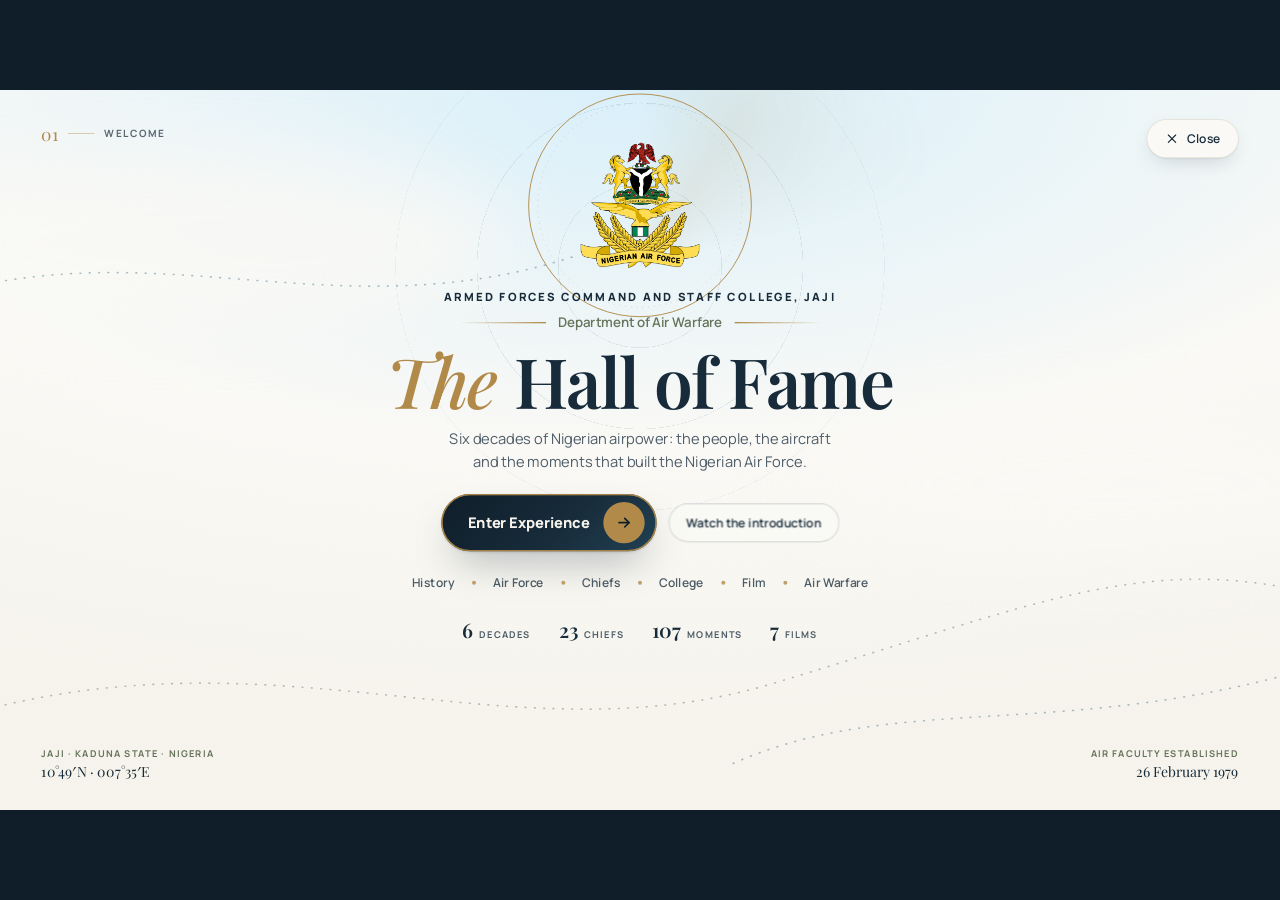
<file: index.html>
﻿<!DOCTYPE html>
<html lang="en">
<head>
<meta charset="UTF-8" />
<meta name="viewport" content="width=device-width, initial-scale=1.0, maximum-scale=1.0, user-scalable=no" />
<title>SK Aneke Hall of Fame | Department of Air Warfare</title>
<link rel="icon" href="assets/icons/app.ico" sizes="any" />
<link rel="stylesheet" href="assets/fonts/fonts.css" />
<link rel="stylesheet" href="styles.css" />
</head>
<body>

  <div class="stage-wrapper" id="stage-wrapper">
    <div class="stage" id="stage">

      <!-- ============ PERSISTENT TOP BAR ============ -->
      <header class="topbar hidden" id="topbar">
        <button class="brand" data-act="home" aria-label="Go to the welcome screen">
          <span class="brand-crests">
            <img class="crest" src="assets/icons/naf.png" alt="Nigerian Air Force crest" />
            <img class="crest" src="assets/icons/afcsc.png" alt="Armed Forces Command and Staff College crest" />
          </span>
          <span class="brand-text">
            <span class="brand-host">Armed Forces Command and Staff College, Jaji</span>
            <span class="brand-name">SK Aneke Hall of Fame <span class="brand-dot">·</span> The History Experience</span>
          </span>
        </button>

        <div class="topbar-section" id="topbar-section">
          <span class="topbar-n" id="section-n"></span>
          <span class="topbar-rule"></span>
          <span class="topbar-title" id="section-title"></span>
        </div>

        <nav class="topbar-actions" aria-label="Exhibition controls">
          <button class="btn btn--paper" data-act="back">
            <svg viewBox="0 0 24 24" aria-hidden="true"><path d="M19 12H5"/><path d="m11 18-6-6 6-6"/></svg>
            Back
          </button>
          <button class="btn btn--paper" data-act="home">
            <svg viewBox="0 0 24 24" aria-hidden="true"><path d="M3 11.5 12 4l9 7.5"/><path d="M5.5 10v9a1 1 0 0 0 1 1h11a1 1 0 0 0 1-1v-9"/><path d="M9.5 20v-6h5v6"/></svg>
            Home
          </button>
          <button class="btn btn--navy" data-act="close-app" aria-label="Close the Hall of Fame">
            <svg viewBox="0 0 24 24" aria-hidden="true"><path d="M6 6l12 12M18 6 6 18"/></svg>
            Close
          </button>
        </nav>
      </header>

      <!-- ============ SCREEN ============ -->
      <main class="screens" id="screens">
        <section class="screen" id="screen"></section>
      </main>

      <!-- ============ GALLERY DOCK ============ -->
      <nav class="dock hidden" id="dock" aria-label="Exhibition galleries">
        <button class="dock-end dock-end--prev" data-act="prev-section" id="dock-prev">
          <svg viewBox="0 0 24 24" aria-hidden="true"><path d="m15 6-6 6 6 6"/></svg>
          <span class="dock-end-text"><span class="dock-end-kicker">Previous</span><span class="dock-end-label" id="dock-prev-label">Welcome</span></span>
        </button>
        <div class="dock-items" id="dock-items"></div>
        <button class="dock-end dock-end--next" data-act="next-section" id="dock-next">
          <span class="dock-end-text"><span class="dock-end-kicker">Next</span><span class="dock-end-label" id="dock-next-label"></span></span>
          <svg viewBox="0 0 24 24" aria-hidden="true"><path d="m9 6 6 6-6 6"/></svg>
        </button>
      </nav>

      <!-- ============ PHOTO VIEWER ============ -->
      <div class="lightbox hidden" id="lightbox" role="dialog" aria-modal="true" aria-label="Photograph viewer">
        <div class="lightbox-glow" aria-hidden="true"></div>
        <header class="lightbox-top">
          <div class="lightbox-count">
            <span class="lightbox-n" id="lightbox-n">01</span>
            <span class="lightbox-of">/ <span id="lightbox-total">01</span></span>
          </div>
          <span class="eyebrow lightbox-collection" id="lightbox-collection"></span>
          <button class="btn btn--glass" data-act="lightbox-close">
            <svg viewBox="0 0 24 24" aria-hidden="true"><path d="M6 6l12 12M18 6 6 18"/></svg>
            Close
          </button>
        </header>
        <div class="lightbox-stage">
          <button class="round-btn round-btn--glass lightbox-prev" data-act="lightbox-prev" aria-label="Previous photograph">
            <svg viewBox="0 0 24 24" aria-hidden="true"><path d="m15 6-6 6 6 6"/></svg>
          </button>
          <div class="lightbox-frame" id="lightbox-frame"><img id="lightbox-img" alt="" /></div>
          <button class="round-btn round-btn--glass lightbox-next" data-act="lightbox-next" aria-label="Next photograph">
            <svg viewBox="0 0 24 24" aria-hidden="true"><path d="m9 6 6 6-6 6"/></svg>
          </button>
        </div>
        <footer class="lightbox-foot">
          <div class="lightbox-caption" id="lightbox-caption"></div>
          <div class="lightbox-strip" id="lightbox-strip"></div>
        </footer>
      </div>

      <!-- ============ RECORD VIEWER (chiefs and collage) ============ -->
      <div class="record hidden" id="record" role="dialog" aria-modal="true" aria-label="Record viewer">
        <div class="record-stage">
          <div class="record-grain" aria-hidden="true"></div>
          <div class="record-figure" id="record-figure">
            <img id="record-img" alt="" />
          </div>
          <div class="record-stage-top">
            <span class="record-fig" id="record-fig"></span>
          </div>
          <div class="record-stage-nav">
            <button class="round-btn" data-act="record-prev" aria-label="Previous record">
              <svg viewBox="0 0 24 24" aria-hidden="true"><path d="m15 6-6 6 6 6"/></svg>
            </button>
            <span class="record-hint" id="record-hint"></span>
            <button class="round-btn round-btn--navy" data-act="record-next" aria-label="Next record">
              <svg viewBox="0 0 24 24" aria-hidden="true"><path d="m9 6 6 6-6 6"/></svg>
            </button>
          </div>
        </div>
        <aside class="record-panel">
          <div class="record-actions">
            <button class="btn btn--navy" data-act="record-close">
              <svg viewBox="0 0 24 24" aria-hidden="true"><path d="M6 6l12 12M18 6 6 18"/></svg>
              Close
            </button>
          </div>
          <div class="record-body" id="record-body"></div>
        </aside>
      </div>

      <!-- ============ FILM PLAYER ============ -->
      <div class="player hidden" id="player" role="dialog" aria-modal="true" aria-label="Film player">
        <video id="player-video" playsinline preload="auto"></video>
        <div class="player-missing hidden" id="player-missing">
          <div class="eyebrow">Coming soon</div>
          <div class="player-missing-title">This film is being added to the Hall of Fame.</div>
          <div class="player-missing-sub" id="player-missing-file"></div>
        </div>
        <div class="player-top">
          <div class="player-heading">
            <span class="player-sub" id="player-sub"></span>
            <span class="player-title" id="player-title"></span>
          </div>
          <button class="btn btn--glass" data-act="film-close" aria-label="Close film">
            <svg viewBox="0 0 24 24" aria-hidden="true"><path d="M6 6l12 12M18 6 6 18"/></svg>
            Close
          </button>
        </div>
        <div class="player-bottom">
          <button class="round-btn round-btn--brass" data-act="film-toggle" aria-label="Play or pause" id="player-toggle">
            <svg class="icon-play" viewBox="0 0 24 24" aria-hidden="true"><path d="M7 5v14l12-7Z"/></svg>
            <svg class="icon-pause" viewBox="0 0 24 24" aria-hidden="true"><rect x="6" y="5" width="4" height="14"/><rect x="14" y="5" width="4" height="14"/></svg>
          </button>
          <span class="player-time" id="player-time">0:00 / 0:00</span>
          <div class="player-scrub" id="player-scrub" role="slider" aria-label="Seek"><div class="player-scrub-fill" id="player-scrub-fill"></div></div>
          <button class="btn btn--glass" data-act="film-read" id="player-read">Read the story</button>
          <button class="btn btn--glass" data-act="film-next" id="player-next">Next film</button>
        </div>
      </div>

      <!-- ============ IDLE WARNING ============ -->
      <div class="idle hidden" id="idle" data-act="idle-stay">
        <div class="idle-card">
          <div class="idle-ring"><span id="idle-count">10</span></div>
          <div class="idle-title">Are you still exploring?</div>
          <div class="idle-sub">Touch anywhere to carry on. The Hall of Fame will return to its welcome screen shortly.</div>
        </div>
      </div>

    </div>
  </div>

  <script src="data/content.js"></script>
  <script src="script.js"></script>
</body>
</html>
</file>
<file: assets/fonts/fonts.css>
﻿/* Bundled locally so the kiosk renders correctly with no internet access.
   Manrope and Playfair Display (variable) match the AFCSC exhibition design. */

@font-face {
  font-family: 'Manrope';
  font-weight: 400 800;
  font-style: normal;
  font-display: swap;
  src: url('manrope-latin-400-800.woff2') format('woff2');
}

@font-face {
  font-family: 'Playfair Display';
  font-weight: 400 900;
  font-style: normal;
  font-display: swap;
  src: url('playfair-display-latin-400-900.woff2') format('woff2');
}

@font-face {
  font-family: 'Playfair Display';
  font-weight: 400 900;
  font-style: italic;
  font-display: swap;
  src: url('playfair-display-latin-italic-400-900.woff2') format('woff2');
}

/* Fallback sans, used only if Manrope is unavailable. */
@font-face { font-family: 'Source Sans 3'; font-weight: 400; font-style: normal; font-display: swap; src: url('source-sans-3-latin-400-normal.woff2') format('woff2'); }
@font-face { font-family: 'Source Sans 3'; font-weight: 600; font-style: normal; font-display: swap; src: url('source-sans-3-latin-600-normal.woff2') format('woff2'); }
@font-face { font-family: 'Source Sans 3'; font-weight: 700; font-style: normal; font-display: swap; src: url('source-sans-3-latin-700-normal.woff2') format('woff2'); }
</file>
<file: styles.css>
﻿/* ============================================================
   SK ANEKE HALL OF FAME â€” kiosk stylesheet
   Design system shared with the AFCSC "History Experience":
   warm ivory surfaces, deep navy for strong moments, aviation
   blue for interaction, olive for military character, brass for
   dates and highlights. Landscape canvas 1920 x 1080.
   ============================================================ */

:root {
  --ivory: oklch(0.964 0.01 93.6);
  --paper: oklch(0.982 0.005 95.1);
  --navy: oklch(0.28 0.038 242.3);
  --navy-deep: oklch(0.227 0.03 241.6);
  --aviation: oklch(0.464 0.065 234.3);
  --aviation-soft: oklch(0.86 0.03 230);
  --olive: oklch(0.54 0.041 131.6);
  --sage: oklch(0.644 0.035 123);
  --brass: oklch(0.657 0.095 78.3);
  --brass-soft: oklch(0.83 0.075 84.6);
  --sand: oklch(0.881 0.022 85.9);
  --sky: oklch(0.93 0.022 225);
  --ink: oklch(0.267 0.023 243.4);
  --on-dark: oklch(0.964 0.01 93.6);
  --on-dark-muted: oklch(0.8 0.02 230);
  --muted: oklch(0.93 0.014 90);
  --muted-fg: oklch(0.47 0.025 240);
  --card: #fff;
  --destructive: oklch(0.55 0.17 28);

  --gradient-sky: radial-gradient(120% 90% at 50% 0%, oklch(0.94 0.028 228) 0%, var(--paper) 55%, var(--ivory) 100%);
  --gradient-brass: linear-gradient(90deg, var(--brass) 0%, var(--brass-soft) 50%, var(--brass) 100%);
  --gradient-navy: linear-gradient(135deg, var(--navy-deep) 0%, var(--navy) 55%, oklch(0.36 0.05 236) 100%);
  --gradient-photo-fade: linear-gradient(180deg, transparent 42%, color-mix(in oklab, var(--navy-deep) 86%, transparent) 100%);
  --gradient-side-fade: linear-gradient(90deg, color-mix(in oklab, var(--navy-deep) 92%, transparent) 0%, transparent 42%);

  --shadow-plate: 0 1px 2px color-mix(in oklab, var(--navy) 8%, transparent), 0 12px 32px -12px color-mix(in oklab, var(--navy) 22%, transparent);
  --shadow-lift: 0 2px 4px color-mix(in oklab, var(--navy) 10%, transparent), 0 28px 60px -20px color-mix(in oklab, var(--navy) 38%, transparent);
  --shadow-print: 0 1px 1px color-mix(in oklab, var(--ink) 12%, transparent), 0 10px 22px -8px color-mix(in oklab, var(--ink) 35%, transparent), 0 30px 60px -30px color-mix(in oklab, var(--ink) 30%, transparent);

  --r-sm: 8px;
  --r-md: 12px;
  --r-lg: 20px;
  --r-xl: 28px;

  --font-display: 'Playfair Display', Georgia, 'Times New Roman', serif;
  --font-sans: 'Manrope', 'Source Sans 3', 'Segoe UI', Arial, sans-serif;

  --ease: cubic-bezier(0.22, 1, 0.36, 1);
  --ease-curtain: cubic-bezier(0.76, 0, 0.24, 1);

  --topbar-h: 92px;
  --dock-h: 108px;
  --page-x: 64px;
}

*, *::before, *::after { box-sizing: border-box; margin: 0; padding: 0; }

html, body {
  width: 100%; height: 100%; overflow: hidden;
  background: var(--navy-deep); color: var(--ink);
  font-family: var(--font-sans);
  -webkit-font-smoothing: antialiased; text-rendering: optimizeLegibility;
  -webkit-tap-highlight-color: transparent;
  user-select: none; -webkit-user-select: none; touch-action: manipulation;
}
button { font: inherit; color: inherit; background: none; border: none; cursor: pointer; text-align: inherit; }
img { -webkit-user-drag: none; user-select: none; }
video { display: block; }
svg { flex: none; }
.hidden { display: none !important; }
.is-off { opacity: 0.3; pointer-events: none; }
:focus-visible { outline: 3px solid var(--aviation); outline-offset: 3px; }
::selection { background: color-mix(in oklab, var(--brass) 45%, transparent); }

/* ---------------- stage ---------------- */
.stage-wrapper { width: 100vw; height: 100vh; display: flex; align-items: center; justify-content: center; overflow: hidden; background: var(--navy-deep); }
.stage {
  position: relative; width: 1920px; height: 1080px; flex: none;
  display: flex; flex-direction: column; overflow: hidden;
  transform-origin: center center; background: var(--ivory);
}
.screens { position: relative; flex: 1; min-height: 0; overflow: hidden; }
.screen { position: absolute; inset: 0; overflow: hidden; }
.screen-inner { position: absolute; inset: 0; display: flex; flex-direction: column; overflow: hidden; }

/* ---------------- shared type ---------------- */
.eyebrow {
  font-family: var(--font-sans); font-weight: 700; font-size: 15px;
  letter-spacing: 0.16em; text-transform: uppercase;
  display: inline-flex; align-items: center; gap: 12px;
}
.rule { height: 3px; width: 88px; background: var(--brass); flex: none; }
.text-balance { text-wrap: balance; }

.page-head {
  flex: none; display: flex; align-items: flex-end; justify-content: space-between; gap: 40px;
  padding: 44px var(--page-x) 26px;
  border-bottom: 1px solid color-mix(in oklab, var(--sand) 70%, transparent);
}
.masthead { padding-left: 30px; border-left: 3px solid var(--brass); }
.masthead .eyebrow { color: var(--olive); }
.masthead h2 { font-family: var(--font-display); font-size: 60px; line-height: 1.02; font-weight: 600; color: var(--navy); letter-spacing: -0.015em; margin-top: 10px; }
.masthead p { margin-top: 12px; font-size: 21px; line-height: 1.5; color: var(--muted-fg); max-width: 1080px; }
.head-tools { display: flex; align-items: center; gap: 14px; flex: none; }
.head-crest { height: 76px; width: auto; object-fit: contain; opacity: 0.92; }

/* ---------------- buttons ---------------- */
.btn {
  display: inline-flex; align-items: center; justify-content: center; gap: 12px;
  height: 58px; padding: 0 26px; border-radius: 999px;
  font-size: 18px; font-weight: 600; white-space: nowrap;
  transition: transform 180ms var(--ease), box-shadow 220ms var(--ease), background-color 220ms var(--ease), color 220ms var(--ease), opacity 220ms var(--ease);
}
.btn svg { width: 22px; height: 22px; fill: none; stroke: currentColor; stroke-width: 1.9; stroke-linecap: round; stroke-linejoin: round; }
.btn:active { transform: scale(0.965); }
.btn--paper { background: var(--paper); color: var(--navy); box-shadow: var(--shadow-plate); border: 1px solid color-mix(in oklab, var(--sand) 70%, transparent); }
.btn--paper:active { background: color-mix(in oklab, var(--sand) 60%, var(--paper)); }
.btn--navy { background: var(--navy); color: var(--on-dark); box-shadow: var(--shadow-plate); }
.btn--navy:active { background: var(--navy-deep); }
.btn--brass { background: var(--brass); color: var(--navy-deep); box-shadow: var(--shadow-plate); }
.btn--brass:active { background: var(--brass-soft); }
.btn--ghost { background: transparent; color: var(--navy); border: 1px solid color-mix(in oklab, var(--sand) 100%, transparent); }
.btn--ghost:active { background: color-mix(in oklab, var(--sand) 55%, transparent); }
.btn--glass { background: color-mix(in oklab, var(--on-dark) 10%, transparent); color: var(--on-dark); border: 1px solid color-mix(in oklab, var(--on-dark) 26%, transparent); backdrop-filter: blur(10px); }
.btn--glass:active { background: color-mix(in oklab, var(--on-dark) 20%, transparent); }
.btn--lg { height: 68px; padding: 0 34px; font-size: 20px; }
.btn--sm { height: 46px; padding: 0 18px; font-size: 16px; gap: 8px; }
.btn--sm svg { width: 18px; height: 18px; }

.round-btn {
  display: inline-flex; align-items: center; justify-content: center;
  width: 58px; height: 58px; border-radius: 50%; flex: none;
  background: var(--paper); color: var(--navy);
  border: 1px solid color-mix(in oklab, var(--sand) 75%, transparent);
  box-shadow: var(--shadow-plate);
  transition: transform 180ms var(--ease), background-color 220ms var(--ease);
}
.round-btn svg { width: 26px; height: 26px; fill: none; stroke: currentColor; stroke-width: 2; stroke-linecap: round; stroke-linejoin: round; }
.round-btn:active { transform: scale(0.94); }
.round-btn--navy { background: var(--navy); color: var(--on-dark); border-color: transparent; }
.round-btn--brass { background: var(--brass); color: var(--navy-deep); border-color: transparent; }
.round-btn--glass { background: color-mix(in oklab, var(--on-dark) 12%, transparent); color: var(--on-dark); border-color: color-mix(in oklab, var(--on-dark) 28%, transparent); backdrop-filter: blur(10px); }

/* ---------------- top bar ---------------- */
.topbar {
  position: relative; z-index: 30; flex: none;
  height: var(--topbar-h); display: flex; align-items: center; justify-content: space-between;
  padding: 0 40px;
  border-bottom: 1px solid color-mix(in oklab, var(--sand) 80%, transparent);
  background: color-mix(in oklab, var(--paper) 90%, transparent);
  backdrop-filter: blur(10px);
}
.brand { display: flex; align-items: center; gap: 18px; }
.brand-crests { display: flex; align-items: center; gap: 12px; }
.brand .crest { height: 56px; width: auto; object-fit: contain; }
.brand-text { display: flex; flex-direction: column; gap: 3px; }
.brand-host { font-size: 13px; font-weight: 700; letter-spacing: 0.1em; text-transform: uppercase; color: var(--olive); }
.brand-name { font-family: var(--font-display); font-size: 22px; line-height: 1.2; color: var(--navy); }
.brand-dot { color: var(--brass); }
.topbar-section { position: absolute; left: 50%; top: 50%; transform: translate(-50%, -50%); display: flex; align-items: center; gap: 14px; pointer-events: none; }
.topbar-n { font-family: var(--font-display); font-size: 25px; color: var(--brass); font-variant-numeric: tabular-nums; }
.topbar-rule { width: 30px; height: 1px; background: color-mix(in oklab, var(--brass) 65%, transparent); }
.topbar-title { font-size: 19px; font-weight: 600; color: var(--navy); white-space: nowrap; }
.topbar-actions { display: flex; align-items: center; gap: 12px; }

/* ---------------- dock ---------------- */
.dock { position: relative; z-index: 30; flex: none; height: var(--dock-h); display: flex; align-items: stretch; background: var(--gradient-navy); color: var(--on-dark); }
.dock-items { display: flex; flex: 1; min-width: 0; align-items: stretch; }
.dock-end { display: flex; align-items: center; gap: 12px; flex: none; width: 196px; padding: 0 22px; color: var(--on-dark); transition: background-color 220ms var(--ease); }
.dock-end:active { background: color-mix(in oklab, var(--on-dark) 10%, transparent); }
.dock-end svg { width: 30px; height: 30px; fill: none; stroke: var(--brass-soft); stroke-width: 2; stroke-linecap: round; stroke-linejoin: round; }
.dock-end--prev { border-right: 1px solid color-mix(in oklab, var(--on-dark) 10%, transparent); }
.dock-end--next { border-left: 1px solid color-mix(in oklab, var(--on-dark) 10%, transparent); justify-content: flex-end; text-align: right; }
.dock-end-text { display: flex; flex-direction: column; gap: 1px; }
.dock-end-kicker { font-size: 12px; font-weight: 700; letter-spacing: 0.14em; text-transform: uppercase; color: var(--on-dark-muted); }
.dock-end-label { font-size: 17px; font-weight: 600; white-space: nowrap; }
.dock-item { position: relative; flex: 1; min-width: 0; display: flex; flex-direction: column; align-items: center; justify-content: center; gap: 2px; color: var(--on-dark-muted); transition: color 220ms var(--ease), background-color 220ms var(--ease); }
.dock-item:active { background: color-mix(in oklab, var(--on-dark) 6%, transparent); }
.dock-item.is-on { color: var(--on-dark); }
.dock-n { font-family: var(--font-display); font-size: 19px; font-variant-numeric: tabular-nums; }
.dock-item.is-on .dock-n { color: var(--brass-soft); }
.dock-label { font-size: 17px; font-weight: 500; white-space: nowrap; }
.dock-item.is-on .dock-label { font-weight: 700; }
.dock-item::before { content: ''; position: absolute; inset: 0 14px auto 14px; height: 5px; border-radius: 0 0 999px 999px; background: transparent; transition: background-color 260ms var(--ease); }
.dock-item.is-on::before { background: var(--brass); }

/* ---------------- photographs ---------------- */
.print-frame { background: var(--card); padding: 10px; box-shadow: var(--shadow-print); }
.photo { position: relative; display: block; overflow: hidden; background: var(--muted); }
.photo img { display: block; width: 100%; height: 100%; object-fit: cover; }
.photo::after { content: ''; position: absolute; inset: 0; background: var(--gradient-photo-fade); opacity: 0.9; pointer-events: none; }
.photo--plain::after { display: none; }
.photo-cap { display: flex; align-items: baseline; justify-content: space-between; gap: 16px; padding: 12px 2px 0; font-size: 16px; }
.photo-cap b { color: var(--navy); font-weight: 700; overflow: hidden; text-overflow: ellipsis; white-space: nowrap; }
.photo-cap span { color: var(--muted-fg); flex: none; }
.context-tag { display: inline-flex; align-items: center; gap: 8px; border-radius: 999px; padding: 5px 12px; font-size: 13px; font-weight: 700; letter-spacing: 0.06em; text-transform: uppercase; background: color-mix(in oklab, var(--navy-deep) 74%, transparent); color: var(--brass-soft); backdrop-filter: blur(6px); }
.context-tag::before { content: ''; width: 7px; height: 7px; border-radius: 50%; background: currentColor; }
.grain { position: absolute; inset: 0; pointer-events: none; background-image: radial-gradient(color-mix(in oklab, var(--navy) 7%, transparent) 1px, transparent 1px); background-size: 24px 24px; }
.sky-wash { background-image: var(--gradient-sky); }

/* ---------------- reveal on scroll ---------------- */
.reveal { opacity: 0; transform: translateY(26px); }
.reveal.is-in { animation: rise-in 720ms var(--ease) forwards; }
@keyframes rise-in { from { opacity: 0; transform: translateY(26px); } to { opacity: 1; transform: none; } }

/* ============================================================
   WELCOME â€” the exhibition entrance
   ============================================================ */
.welcome { background: var(--gradient-sky); color: var(--ink); }
.welcome-grain { position: absolute; inset: 0; pointer-events: none; opacity: 0.55; background-image: radial-gradient(color-mix(in oklab, var(--navy) 8%, transparent) 1px, transparent 1px); background-size: 22px 22px; -webkit-mask-image: radial-gradient(70% 70% at 50% 42%, #000, transparent); mask-image: radial-gradient(70% 70% at 50% 42%, #000, transparent); }
.welcome-orb { position: absolute; border-radius: 50%; background: var(--paper); filter: blur(52px); opacity: 0.8; pointer-events: none; animation: float-slow 14s ease-in-out infinite; }
.welcome-orb--l { left: -180px; top: 90px; width: 940px; height: 280px; }
.welcome-orb--r { right: -190px; top: 470px; width: 900px; height: 240px; animation-delay: -5s; }
.welcome-radar { position: absolute; left: 50%; top: 264px; width: 980px; height: 980px; transform: translate(-50%, -50%); border-radius: 50%; pointer-events: none; background: repeating-radial-gradient(circle at 50% 50%, color-mix(in oklab, var(--aviation) 22%, transparent) 0 1px, transparent 1px 122px); -webkit-mask-image: radial-gradient(closest-side, #000 55%, transparent 100%); mask-image: radial-gradient(closest-side, #000 55%, transparent 100%); opacity: 0.55; }
.welcome-radar::after { content: ''; position: absolute; inset: 0; border-radius: 50%; background: conic-gradient(from 0deg, transparent 0deg, color-mix(in oklab, var(--brass) 22%, transparent) 34deg, transparent 78deg); animation: radar-sweep 10s linear infinite; }
.welcome-paths { position: absolute; inset: 0; width: 100%; height: 100%; pointer-events: none; }
.welcome-paths path { fill: none; stroke-width: 2.5; stroke-linecap: round; stroke-dasharray: 1 13; animation: dash-flow 26s linear infinite; }
.welcome-jet { position: absolute; left: 0; top: 0; z-index: 6; width: 300px; pointer-events: none; opacity: 0; animation: flypast 5.4s cubic-bezier(0.33, 0.55, 0.4, 1) 0.7s both; }
.welcome-jet--far { width: 150px; top: 120px; opacity: 0; animation-duration: 9s; animation-delay: 6s; }

.welcome-body { position: relative; z-index: 10; height: 100%; display: flex; flex-direction: column; align-items: center; text-align: center; padding: 78px 120px 0; }
.welcome-crest-wrap { position: relative; height: 190px; width: 190px; display: flex; align-items: center; justify-content: center; }
.welcome-rings { position: absolute; left: 50%; top: 50%; width: 348px; height: 348px; transform: translate(-50%, -50%); pointer-events: none; }
.welcome-rings circle { fill: none; stroke: var(--brass); }
.welcome-crest { height: 188px; width: auto; filter: drop-shadow(0 20px 34px color-mix(in oklab, var(--navy) 24%, transparent)); animation: crest-in 1.3s var(--ease) 0.35s both; }
.welcome-host { margin-top: 30px; font-size: 17px; font-weight: 800; letter-spacing: 0.2em; text-transform: uppercase; color: var(--navy); animation: rise-in 700ms var(--ease) 0.9s both; }
.welcome-dept { display: flex; align-items: center; gap: 18px; margin-top: 14px; font-size: 20px; font-weight: 600; color: var(--olive); animation: rise-in 700ms var(--ease) 1s both; }
.welcome-dept i { display: block; height: 2px; width: 130px; }
.welcome-dept i:first-child { background: linear-gradient(90deg, transparent, var(--brass)); }
.welcome-dept i:last-child { background: linear-gradient(90deg, var(--brass), transparent); }
.welcome-title { margin-top: 20px; font-family: var(--font-display); font-size: 104px; line-height: 1.02; font-weight: 600; color: var(--navy); letter-spacing: -0.025em; display: flex; align-items: baseline; gap: 0.26em; animation: rise-in 900ms var(--ease) 1.15s both; }
.welcome-title em { font-style: italic; font-weight: 500; color: var(--brass); }
.welcome-lede { margin-top: 18px; max-width: 900px; font-size: 22px; line-height: 1.55; color: var(--muted-fg); text-wrap: balance; animation: rise-in 800ms var(--ease) 1.35s both; }
.welcome-actions { margin-top: 32px; display: flex; align-items: center; gap: 18px; animation: rise-in 800ms var(--ease) 1.5s both; }
.welcome-enter { position: relative; display: flex; align-items: center; gap: 20px; height: 86px; padding: 0 18px 0 40px; border-radius: 999px; background: var(--gradient-navy); color: var(--on-dark); font-size: 22px; font-weight: 800; box-shadow: var(--shadow-lift); }
.welcome-enter span.arrow { width: 62px; height: 62px; border-radius: 50%; background: var(--brass); color: var(--navy-deep); display: flex; align-items: center; justify-content: center; flex: none; transition: transform 260ms var(--ease); }
.welcome-enter span.arrow svg { width: 26px; height: 26px; fill: none; stroke: currentColor; stroke-width: 2.2; stroke-linecap: round; stroke-linejoin: round; }
.welcome-enter:active span.arrow { transform: translateX(4px); }
.welcome-enter::before, .welcome-enter::after { content: ''; position: absolute; inset: 0; border-radius: 999px; border: 2px solid color-mix(in oklab, var(--brass) 70%, transparent); animation: pulse-ring 3s var(--ease) infinite; pointer-events: none; }
.welcome-enter::after { animation-delay: 1.4s; }
.welcome-nav { margin-top: 26px; display: flex; align-items: center; justify-content: center; flex-wrap: wrap; gap: 2px; animation: rise-in 800ms var(--ease) 1.65s both; }
.welcome-nav-item { padding: 9px 16px; border-radius: 999px; font-size: 18px; font-weight: 600; color: color-mix(in oklab, var(--navy) 76%, transparent); transition: background-color 200ms var(--ease); }
.welcome-nav-item:active { background: color-mix(in oklab, var(--sand) 65%, transparent); }
.welcome-nav-dot { width: 6px; height: 6px; border-radius: 50%; background: color-mix(in oklab, var(--brass) 80%, transparent); margin: 0 8px; }
.welcome-stats { margin-top: 30px; display: flex; align-items: baseline; gap: 42px; animation: rise-in 800ms var(--ease) 1.75s both; }
.welcome-stat { display: flex; align-items: baseline; gap: 9px; font-size: 14px; font-weight: 700; letter-spacing: 0.14em; text-transform: uppercase; color: var(--muted-fg); }
.welcome-stat b { font-family: var(--font-display); font-size: 30px; font-weight: 600; letter-spacing: 0; text-transform: none; color: var(--navy); }
.welcome-corner { position: absolute; z-index: 20; display: flex; align-items: center; gap: 14px; animation: fade-in 900ms var(--ease) 1.9s both; }
.welcome-corner--tl { left: 62px; top: 48px; }
.welcome-corner--tr { right: 62px; top: 44px; }
.welcome-corner--bl { left: 62px; bottom: 44px; flex-direction: column; align-items: flex-start; gap: 4px; }
.welcome-corner--br { right: 62px; bottom: 44px; flex-direction: column; align-items: flex-end; gap: 4px; text-align: right; }
.welcome-corner-n { font-family: var(--font-display); font-size: 26px; color: var(--brass); }
.welcome-corner-rule { width: 40px; height: 1px; background: color-mix(in oklab, var(--brass) 60%, transparent); }
.welcome-corner-title { font-size: 15px; font-weight: 700; letter-spacing: 0.16em; text-transform: uppercase; color: color-mix(in oklab, var(--navy) 70%, transparent); }
.welcome-corner-kicker { font-size: 14px; font-weight: 700; letter-spacing: 0.14em; text-transform: uppercase; color: var(--olive); }
.welcome-corner-value { font-family: var(--font-display); font-size: 21px; color: var(--navy); }

/* ============================================================
   HISTORY â€” the deck of six chapters
   ============================================================ */
.history { background: var(--ivory); }
.chapter-deck { position: relative; flex: 1; min-height: 0; margin: 22px var(--page-x) 26px; }
.chapter-card { position: absolute; top: 0; bottom: 0; perspective: 1700px; cursor: pointer; transition: left 640ms var(--ease), width 640ms var(--ease); will-change: left, width; }
.chapter-flip { position: relative; width: 100%; height: 100%; transform-style: preserve-3d; transition: transform 780ms var(--ease); }
.chapter-card:not(.is-on) .chapter-flip { transform: rotateY(180deg); }
.chapter-face { position: absolute; inset: 0; backface-visibility: hidden; -webkit-backface-visibility: hidden; border-radius: var(--r-lg); overflow: hidden; }
.chapter-face--front { background: var(--paper); display: flex; flex-direction: column; border: 1px solid color-mix(in oklab, var(--sand) 70%, transparent); box-shadow: var(--shadow-print); }
.chapter-face--back { transform: rotateY(180deg); background: var(--gradient-navy); color: var(--on-dark); display: flex; flex-direction: column; align-items: center; justify-content: space-between; padding: 24px 74px 20px 16px; text-align: center; box-shadow: inset 1px 0 0 color-mix(in oklab, var(--on-dark) 14%, transparent), inset 0 0 0 1px color-mix(in oklab, var(--on-dark) 7%, transparent); }
.chapter-card.is-right .chapter-face--back { padding: 24px 16px 20px 74px; box-shadow: inset -1px 0 0 color-mix(in oklab, var(--on-dark) 14%, transparent), inset 0 0 0 1px color-mix(in oklab, var(--on-dark) 7%, transparent); }
.chapter-photo { position: relative; flex: none; height: 46%; overflow: hidden; background: var(--muted); }
.chapter-photo img { width: 100%; height: 100%; object-fit: cover; }
.chapter-photo::after { content: ''; position: absolute; inset: 0; background: var(--gradient-photo-fade); opacity: 0.5; pointer-events: none; }
.chapter-info { flex: 1; min-height: 0; display: flex; flex-direction: column; gap: 10px; padding: 20px 26px 22px; overflow: hidden; }
.chapter-range { display: flex; align-items: center; gap: 12px; font-size: 14px; font-weight: 700; letter-spacing: 0.14em; text-transform: uppercase; color: var(--olive); flex: none; }
.chapter-range::after { content: ''; flex: 1; height: 1px; background: color-mix(in oklab, var(--sand) 90%, transparent); }
.chapter-title { font-family: var(--font-display); font-size: 33px; line-height: 1.06; font-weight: 600; color: var(--navy); letter-spacing: -0.015em; flex: none; overflow: hidden; display: -webkit-box; -webkit-line-clamp: 2; -webkit-box-orient: vertical; }
.chapter-summary { font-size: 16px; line-height: 1.5; color: var(--muted-fg); overflow: hidden; display: -webkit-box; -webkit-line-clamp: 3; -webkit-box-orient: vertical; }
.chapter-moments { display: flex; flex-wrap: wrap; gap: 6px; overflow: hidden; max-height: 96px; }
.chapter-go { margin-top: auto; display: inline-flex; align-items: center; gap: 10px; align-self: flex-start; height: 46px; padding: 0 18px; border-radius: 999px; background: var(--navy); color: var(--on-dark); font-size: 15px; font-weight: 700; transition: background-color 200ms var(--ease); }
.chapter-go:active { background: var(--navy-deep); }
.chapter-go svg { width: 18px; height: 18px; fill: none; stroke: currentColor; stroke-width: 2; stroke-linecap: round; stroke-linejoin: round; }
.chapter-back-num { font-family: var(--font-display); font-size: 58px; line-height: 1; font-weight: 600; color: var(--brass-soft); }
.chapter-back-title { writing-mode: vertical-rl; transform: rotate(180deg); font-family: var(--font-display); font-size: 21px; line-height: 1.1; font-weight: 600; color: var(--on-dark); white-space: nowrap; overflow: hidden; max-height: 100%; }
.chapter-back-range { font-size: 12px; font-weight: 700; letter-spacing: 0.1em; color: var(--on-dark-muted); white-space: nowrap; }
.moment-chip { display: inline-flex; align-items: baseline; gap: 8px; padding: 7px 12px 7px 10px; border-radius: 999px; background: color-mix(in oklab, var(--muted) 70%, transparent); border: 1px solid color-mix(in oklab, var(--sand) 70%, transparent); transition: transform 180ms var(--ease), border-color 200ms var(--ease), background-color 200ms var(--ease); max-width: 340px; }
.moment-chip:active { transform: translateY(-2px); border-color: var(--brass); background: var(--paper); }
.moment-chip .d { font-size: 12px; font-weight: 700; font-variant-numeric: tabular-nums; color: var(--brass); flex: none; }
.moment-chip .m { font-size: 14px; color: var(--navy); overflow: hidden; text-overflow: ellipsis; white-space: nowrap; }

/* ============================================================
   NIGERIAN AIR FORCE â€” era explorer + timeline
   ============================================================ */
.naf { background: var(--ivory); }
.naf-head { align-items: center; }
.naf-head .masthead h2 { font-size: 52px; }
.naf-toggle { display: flex; padding: 4px; gap: 4px; border-radius: 999px; background: color-mix(in oklab, var(--sand) 55%, transparent); }
.naf-toggle button { height: 46px; padding: 0 22px; border-radius: 999px; font-size: 16px; font-weight: 700; color: var(--muted-fg); transition: background-color 220ms var(--ease), color 220ms var(--ease), box-shadow 220ms var(--ease); }
.naf-toggle button.is-on { background: var(--paper); color: var(--navy); box-shadow: var(--shadow-plate); }

/* --- era explorer --- */
.era-explorer { flex: 1; min-height: 0; display: flex; gap: 12px; padding: 24px var(--page-x) 28px; }
.era-col {
  position: relative; overflow: hidden; border-radius: var(--r-lg); flex: 1 1 0; min-width: 0;
  background: var(--navy); color: var(--on-dark); text-align: left;
  transition: flex-grow 720ms cubic-bezier(0.16, 1, 0.3, 1), box-shadow 320ms var(--ease);
  box-shadow: var(--shadow-plate);
}
.era-col.is-on { flex-grow: 5.4; box-shadow: var(--shadow-lift); }
.era-col-bg { position: absolute; inset: 0; }
.era-col-bg img { width: 100%; height: 100%; object-fit: cover; filter: saturate(0.7) contrast(1.05); transform: scale(1.02); transition: transform 1200ms var(--ease), filter 600ms var(--ease); }
.era-col.is-on .era-col-bg img { transform: scale(1.06); filter: saturate(0.95) contrast(1.05); }
.era-col-bg::after { content: ''; position: absolute; inset: 0; background: linear-gradient(180deg, color-mix(in oklab, var(--navy-deep) 70%, transparent) 0%, color-mix(in oklab, var(--navy-deep) 90%, transparent) 55%, color-mix(in oklab, var(--navy-deep) 97%, transparent) 100%); }
.era-col.is-on .era-col-bg::after { background: linear-gradient(90deg, color-mix(in oklab, var(--navy-deep) 92%, transparent) 6%, color-mix(in oklab, var(--navy-deep) 55%, transparent) 58%, color-mix(in oklab, var(--navy-deep) 30%, transparent) 100%); }

.era-rail { position: absolute; inset: 0; display: flex; flex-direction: column; align-items: center; justify-content: space-between; padding: 30px 0 26px; opacity: 1; transition: opacity 260ms var(--ease); }
.era-col.is-on .era-rail { opacity: 0; pointer-events: none; }
.era-rail-range { font-size: 14px; font-weight: 700; letter-spacing: 0.12em; color: var(--brass-soft); }
.era-rail-title { writing-mode: vertical-rl; transform: rotate(180deg); font-family: var(--font-display); font-size: 27px; font-weight: 600; color: var(--on-dark); white-space: nowrap; }
.era-rail-num { font-family: var(--font-display); font-size: 26px; color: color-mix(in oklab, var(--on-dark) 55%, transparent); }

.era-open { position: absolute; inset: 0; display: flex; flex-direction: column; justify-content: flex-end; gap: 14px; padding: 44px 46px; opacity: 0; transform: translateY(16px); transition: opacity 420ms var(--ease) 180ms, transform 420ms var(--ease) 180ms; pointer-events: none; max-width: 1000px; }
.era-open::before { content: ''; position: absolute; inset: 0; background: linear-gradient(0deg, color-mix(in oklab, var(--navy-deep) 82%, transparent) 0%, color-mix(in oklab, var(--navy-deep) 40%, transparent) 55%, transparent 100%); pointer-events: none; }
.era-open > * { position: relative; z-index: 1; }
.era-col.is-on .era-open { opacity: 1; transform: none; pointer-events: auto; }
.era-open-num { font-family: var(--font-display); font-size: 22px; letter-spacing: 0.1em; color: var(--brass-soft); }
.era-open h3 { font-family: var(--font-display); font-size: 56px; line-height: 1.02; font-weight: 600; color: var(--on-dark); letter-spacing: -0.02em; max-width: 860px; }
.era-open p { font-size: 20px; line-height: 1.58; color: var(--on-dark-muted); max-width: 780px; }
.era-open-facts { display: flex; gap: 34px; padding-top: 4px; }
.era-fact { display: flex; flex-direction: column; gap: 2px; }
.era-fact b { font-family: var(--font-display); font-size: 30px; color: var(--brass-soft); }
.era-fact span { font-size: 13px; letter-spacing: 0.1em; text-transform: uppercase; color: var(--on-dark-muted); }
.era-open-actions { display: flex; gap: 12px; padding-top: 8px; }

/* --- timeline --- */
.era-strip { flex: none; display: flex; gap: 8px; padding: 16px var(--page-x) 0; }
.era-chip { flex: 1 1 0; min-width: 0; display: flex; align-items: center; gap: 9px; padding: 10px 14px; border-radius: 10px; background: color-mix(in oklab, var(--paper) 92%, transparent); border: 1px solid color-mix(in oklab, var(--sand) 70%, transparent); text-align: left; transition: background-color 220ms var(--ease), border-color 220ms var(--ease), transform 180ms var(--ease), box-shadow 220ms var(--ease); }
.era-chip:active { transform: translateY(-2px); }
.era-chip b { font-family: var(--font-display); font-size: 16px; font-weight: 600; color: var(--brass); flex: none; }
.era-chip-range { font-size: 12px; font-weight: 700; letter-spacing: 0.06em; color: var(--muted-fg); white-space: nowrap; flex: none; }
.era-chip-title { font-size: 13px; font-weight: 600; color: var(--navy); overflow: hidden; text-overflow: ellipsis; white-space: nowrap; }
.era-chip.is-on { background: var(--navy); border-color: transparent; box-shadow: var(--shadow-plate); }
.era-chip.is-on b { color: var(--brass-soft); }
.era-chip.is-on .era-chip-range { color: var(--on-dark-muted); }
.era-chip.is-on .era-chip-title { color: var(--on-dark); }
.naf-timeline { flex: 1; min-height: 0; display: flex; flex-direction: column; padding: 18px var(--page-x) 0; }
.naf-main { flex: 1; min-height: 0; display: grid; grid-template-columns: minmax(0, 1fr) minmax(0, 0.92fr); gap: 64px; align-items: stretch; padding-bottom: 10px; }
.naf-media { position: relative; height: 100%; min-height: 0; display: flex; align-items: center; justify-content: center; }
.naf-media-stack { position: relative; width: 100%; max-width: 640px; height: 100%; display: flex; align-items: center; justify-content: center; }
.naf-print { position: absolute; width: 560px; transform-origin: center; }
.naf-print .photo { height: 330px; }
.naf-print .photo img { animation: ken-burns 16s var(--ease) forwards; object-position: center 28%; }
.naf-print--a { z-index: 3; transform: rotate(-2deg) translate(-26px, -14px); animation: float-a 7s ease-in-out infinite; }
.naf-print--b { z-index: 2; width: 400px; transform: rotate(3.4deg) translate(140px, 100px); animation: float-b 8.5s ease-in-out infinite; }
.naf-print--b .photo { height: 214px; }
.naf-print--b .photo-cap { font-size: 14px; }
.naf-print--c { z-index: 1; width: 300px; transform: rotate(-6deg) translate(-180px, 124px); animation: float-c 10s ease-in-out infinite; }
.naf-print--c .photo { height: 190px; }
.naf-film-card { position: absolute; z-index: 4; bottom: -8px; right: 0; width: 352px; padding: 12px; border-radius: var(--r-md); background: var(--navy); color: var(--on-dark); box-shadow: var(--shadow-lift); display: flex; align-items: center; gap: 12px; transform: rotate(1.6deg); animation: float-card 7.5s ease-in-out infinite; }
.naf-film-card .fc-still { width: 92px; height: 60px; border-radius: 6px; overflow: hidden; flex: none; background: var(--muted); }
.naf-film-card .fc-still img { width: 100%; height: 100%; object-fit: cover; }
.naf-film-card .fc-body { display: flex; flex-direction: column; gap: 2px; min-width: 0; flex: 1; }
.naf-film-card .fc-kicker { font-size: 11px; font-weight: 700; letter-spacing: 0.12em; text-transform: uppercase; color: var(--brass-soft); }
.naf-film-card .fc-title { font-size: 15px; font-weight: 700; overflow: hidden; text-overflow: ellipsis; white-space: nowrap; }
.naf-film-card .fc-play { margin-left: auto; width: 40px; height: 40px; border-radius: 50%; background: var(--brass); color: var(--navy-deep); display: flex; align-items: center; justify-content: center; flex: none; }
.naf-film-card .fc-play svg { width: 16px; height: 16px; fill: currentColor; }

.naf-text { display: flex; flex-direction: column; justify-content: center; gap: 14px; height: 100%; min-height: 0; overflow: hidden; padding-right: 12px; }
.naf-eyebrow { display: flex; align-items: center; gap: 14px; font-size: 15px; font-weight: 700; letter-spacing: 0.14em; text-transform: uppercase; color: var(--olive); flex: none; }
.naf-eyebrow .rule { width: 40px; }
.naf-title { font-family: var(--font-display); font-size: 46px; line-height: 1.04; font-weight: 600; color: var(--navy); letter-spacing: -0.02em; flex: none; overflow: hidden; display: -webkit-box; -webkit-line-clamp: 3; -webkit-box-orient: vertical; }
.naf-paras { flex: 1 1 auto; min-height: 0; overflow-y: auto; display: flex; flex-direction: column; gap: 10px; font-size: 19px; line-height: 1.6; color: var(--muted-fg); scrollbar-width: none; }
.naf-paras::-webkit-scrollbar { width: 0; }
.naf-paras p { flex: none; }
.naf-meta { display: flex; align-items: center; gap: 16px; font-size: 15px; color: var(--muted-fg); flex: none; }
.naf-actions { display: flex; align-items: center; gap: 12px; flex: none; }

.naf-years { flex: none; display: flex; gap: 10px; align-items: stretch; padding: 22px 0 20px; overflow-x: auto; scrollbar-width: none; }
.naf-years::-webkit-scrollbar { height: 0; }
.year-card { position: relative; flex: 1 1 0; min-width: 0; padding: 12px 14px 14px; border-radius: var(--r-md); background: color-mix(in oklab, var(--paper) 92%, transparent); border: 1px solid color-mix(in oklab, var(--sand) 72%, transparent); display: flex; flex-direction: column; gap: 3px; transition: transform 200ms var(--ease), border-color 220ms var(--ease), background-color 220ms var(--ease), box-shadow 220ms var(--ease); }
.year-card b { font-family: var(--font-display); font-size: 26px; line-height: 1; color: var(--navy); font-variant-numeric: tabular-nums; }
.year-card span { font-size: 13px; line-height: 1.35; color: var(--muted-fg); overflow: hidden; display: -webkit-box; -webkit-line-clamp: 2; -webkit-box-orient: vertical; }
.year-card:active { transform: translateY(-3px); }
.year-card.is-on { background: var(--navy); border-color: transparent; box-shadow: var(--shadow-lift); }
.year-card.is-on b { color: var(--brass-soft); }
.year-card.is-on span { color: var(--on-dark-muted); }
.year-card.is-on::after { content: ''; position: absolute; left: 14px; right: 14px; bottom: 6px; height: 3px; border-radius: 999px; background: var(--brass); }

/* ============================================================
   CHIEFS â€” tenure ribbon and portrait tiles
   ============================================================ */
.chiefs { background: var(--ivory); }
.chief-film { display: flex; align-items: center; gap: 14px; padding: 12px 14px 12px 12px; border-radius: var(--r-md); background: var(--paper); border: 1px solid color-mix(in oklab, var(--sand) 75%, transparent); box-shadow: var(--shadow-plate); text-align: left; }
.chief-film-still { width: 104px; height: 66px; border-radius: 8px; overflow: hidden; flex: none; background: var(--muted); }
.chief-film-still img { width: 100%; height: 100%; object-fit: cover; }
.chief-film-body { display: flex; flex-direction: column; gap: 3px; min-width: 0; }
.chief-film-kicker { font-size: 12px; font-weight: 800; letter-spacing: 0.12em; text-transform: uppercase; color: var(--olive); }
.chief-film-title { font-family: var(--font-display); font-size: 21px; line-height: 1.15; color: var(--navy); white-space: nowrap; }
.chief-film-play { width: 46px; height: 46px; border-radius: 50%; background: var(--brass); color: var(--navy-deep); display: flex; align-items: center; justify-content: center; flex: none; }
.chief-film-play svg { width: 18px; height: 18px; fill: currentColor; margin-left: 2px; }

.tenure { flex: none; padding: 10px var(--page-x) 0; }
.tenure-bar { position: relative; height: 44px; border-radius: 10px; background: color-mix(in oklab, var(--sand) 50%, transparent); overflow: hidden; }
.tenure-seg { position: absolute; top: 4px; bottom: 4px; border-radius: 4px; background: linear-gradient(180deg, var(--navy), var(--navy-deep)); color: var(--brass-soft); font-size: 12px; font-weight: 700; font-variant-numeric: tabular-nums; display: flex; align-items: center; justify-content: center; overflow: hidden; transition: background 200ms var(--ease), color 200ms var(--ease); }
.tenure-seg:active { background: var(--brass); color: var(--navy-deep); }
.tenure-axis { position: relative; height: 24px; margin-top: 5px; }
.tenure-tick { position: absolute; top: 0; transform: translateX(-50%); font-size: 12px; font-weight: 700; letter-spacing: 0.06em; color: var(--muted-fg); font-variant-numeric: tabular-nums; }
.tenure-tick::before { content: ''; position: absolute; left: 50%; top: -6px; width: 1px; height: 5px; background: color-mix(in oklab, var(--brass) 70%, transparent); }

.chief-wall { flex: 1; min-height: 0; display: flex; align-items: flex-start; gap: 16px; padding: 14px var(--page-x) 20px; overflow-x: auto; overflow-y: hidden; scrollbar-width: none; -webkit-overflow-scrolling: touch; touch-action: pan-x; scroll-behavior: auto; }
.chief-wall::-webkit-scrollbar { height: 0; }
.chief-wall.is-dragging { cursor: grabbing; }
.chief-arrow { position: absolute; top: 50%; transform: translateY(-50%); z-index: 8; width: 60px; height: 60px; border-radius: 50%; background: var(--paper); color: var(--navy); border: 1px solid color-mix(in oklab, var(--sand) 80%, transparent); box-shadow: var(--shadow-lift); display: flex; align-items: center; justify-content: center; }
.chief-arrow:active { background: var(--sand); }
.chief-arrow svg { width: 28px; height: 28px; fill: none; stroke: currentColor; stroke-width: 2; stroke-linecap: round; stroke-linejoin: round; }
.chief-arrow--prev { left: 16px; }
.chief-arrow--next { right: 16px; }
.chief-card { flex: 0 0 300px; display: flex; flex-direction: column; gap: 12px; text-align: left; }
.chief-print { position: relative; display: block; padding: 7px; background: var(--card); box-shadow: var(--shadow-print); transition: transform 260ms var(--ease), box-shadow 260ms var(--ease); }
.chief-card:active .chief-print { transform: translateY(-5px) rotate(-0.6deg); box-shadow: var(--shadow-lift); }
.chief-photo { position: relative; display: block; aspect-ratio: 4 / 5; overflow: hidden; background: var(--muted); }
.chief-photo img { position: relative; z-index: 1; width: 100%; height: 100%; object-fit: cover; object-position: center 22%; filter: saturate(0.9); transition: transform 700ms var(--ease); }
.chief-card:active .chief-photo img { transform: scale(1.05); }
.chief-badge { position: absolute; z-index: 2; left: 8px; top: 8px; padding: 4px 9px; border-radius: 999px; background: color-mix(in oklab, var(--navy-deep) 82%, transparent); color: var(--brass-soft); font-size: 12px; font-weight: 700; letter-spacing: 0.06em; font-variant-numeric: tabular-nums; }
.chief-initials { position: absolute; inset: 0; z-index: 0; display: flex; align-items: center; justify-content: center; font-family: var(--font-display); font-size: 52px; color: color-mix(in oklab, var(--navy) 40%, transparent); }
.chief-meta { display: flex; flex-direction: column; gap: 2px; min-width: 0; }
.chief-name { font-family: var(--font-display); font-size: 27px; line-height: 1.14; font-weight: 600; color: var(--navy); overflow: hidden; display: -webkit-box; -webkit-line-clamp: 2; -webkit-box-orient: vertical; }
.chief-years { font-size: 15px; font-weight: 700; color: var(--olive); font-variant-numeric: tabular-nums; }
.chief-duration { font-size: 14px; color: var(--muted-fg); }

/* ============================================================
   COLLAGE â€” the light table (movable prints)
   ============================================================ */
.collage { background: var(--navy-deep); color: var(--on-dark); }
.collage .page-head { border-bottom-color: color-mix(in oklab, var(--on-dark) 12%, transparent); }
.collage .masthead .eyebrow { color: var(--brass-soft); }
.collage .masthead h2 { color: var(--on-dark); }
.collage .masthead p { color: var(--on-dark-muted); }
.light-table { position: relative; flex: 1; min-height: 0; overflow: hidden; touch-action: none; }
.light-table::before { content: ''; position: absolute; inset: 0; background: radial-gradient(70% 60% at 50% 45%, color-mix(in oklab, var(--aviation) 26%, transparent), transparent 72%); pointer-events: none; }
.light-table::after { content: ''; position: absolute; inset: 0; background-image: linear-gradient(color-mix(in oklab, var(--on-dark) 5%, transparent) 1px, transparent 1px), linear-gradient(90deg, color-mix(in oklab, var(--on-dark) 5%, transparent) 1px, transparent 1px); background-size: 80px 80px; pointer-events: none; opacity: 0.5; }
.collage-piece { position: absolute; width: 260px; transform-origin: center; cursor: grab; will-change: transform; }
.collage-piece.is-drag { cursor: grabbing; z-index: 60 !important; }
.collage-piece .print-frame { transform: rotate(var(--rot, 0deg)); transition: transform 260ms var(--ease), box-shadow 260ms var(--ease); }
.collage-piece:active .print-frame { transform: rotate(var(--rot, 0deg)) scale(1.03); }
.collage-piece .photo { height: 156px; }
.collage-piece .photo { height: auto; aspect-ratio: 16 / 10; }
.collage-piece .photo img { filter: saturate(0.92); }
.collage-piece .print-frame { padding: 9px; }
.collage-cap { margin-top: 7px; text-align: center; font-size: 13px; line-height: 1.3; color: var(--on-dark-muted); height: 52px; overflow: hidden; }
.collage-cap b { display: block; color: var(--on-dark); font-size: 13px; font-weight: 700; overflow: hidden; text-overflow: ellipsis; white-space: nowrap; }
.collage-cap span { display: -webkit-box; -webkit-line-clamp: 2; -webkit-box-orient: vertical; overflow: hidden; }
.collage-hint { position: absolute; left: 50%; bottom: 22px; transform: translateX(-50%); z-index: 70; display: flex; align-items: center; gap: 12px; padding: 10px 20px; border-radius: 999px; background: color-mix(in oklab, var(--navy-deep) 80%, transparent); border: 1px solid color-mix(in oklab, var(--on-dark) 16%, transparent); font-size: 15px; color: var(--on-dark-muted); backdrop-filter: blur(8px); pointer-events: none; }

/* ============================================================
   FILM â€” the theatre
   ============================================================ */
.films { background: var(--navy-deep); color: var(--on-dark); }
.films .page-head { border-bottom-color: color-mix(in oklab, var(--on-dark) 12%, transparent); }
.films .masthead .eyebrow { color: var(--brass-soft); }
.films .masthead h2 { color: var(--on-dark); }
.films .masthead p { color: var(--on-dark-muted); }
.theatre { flex: 1; min-height: 0; display: grid; grid-template-columns: minmax(0, 1.62fr) minmax(0, 1fr); gap: 34px; padding: 26px var(--page-x) 30px; }
.theatre-hero { position: relative; border-radius: var(--r-lg); overflow: hidden; box-shadow: var(--shadow-lift); background: #000; }
.theatre-hero img.hero-still { position: absolute; inset: 0; width: 100%; height: 100%; object-fit: cover; opacity: 0.85; }
.theatre-hero::after { content: ''; position: absolute; inset: 0; background: linear-gradient(0deg, color-mix(in oklab, var(--navy-deep) 96%, transparent) 0%, color-mix(in oklab, var(--navy-deep) 78%, transparent) 34%, color-mix(in oklab, var(--navy-deep) 12%, transparent) 72%, transparent 100%); }
.theatre-hero-body { position: absolute; inset: auto 0 0 0; z-index: 2; padding: 40px 44px; display: flex; flex-direction: column; gap: 12px; }
.theatre-hero-body .eyebrow { color: var(--brass-soft); }
.theatre-hero-body h3 { font-family: var(--font-display); font-size: 50px; line-height: 1.04; font-weight: 600; letter-spacing: -0.02em; max-width: 820px; }
.theatre-hero-body p { font-size: 19px; line-height: 1.55; color: var(--on-dark-muted); max-width: 760px; display: -webkit-box; -webkit-line-clamp: 3; -webkit-box-orient: vertical; overflow: hidden; }
.theatre-hero-actions { display: flex; align-items: center; gap: 14px; padding-top: 6px; }
.theatre-crest { position: absolute; right: 40px; top: 34px; height: 74px; width: auto; z-index: 2; opacity: 0.9; filter: drop-shadow(0 12px 26px rgba(0,0,0,.5)); }
.theatre-play { position: absolute; left: 50%; top: 44%; transform: translate(-50%, -50%); z-index: 3; width: 108px; height: 108px; border-radius: 50%; background: color-mix(in oklab, var(--brass) 92%, transparent); color: var(--navy-deep); display: flex; align-items: center; justify-content: center; box-shadow: 0 18px 50px rgba(0,0,0,.45), 0 0 0 0 color-mix(in oklab, var(--brass) 60%, transparent); animation: pulse-ring 3s var(--ease) infinite; }
.theatre-play svg { width: 40px; height: 40px; fill: currentColor; margin-left: 6px; }
.theatre-list { min-height: 0; display: flex; flex-direction: column; gap: 10px; overflow-y: auto; padding-right: 6px; scrollbar-width: none; }
.theatre-list::-webkit-scrollbar { width: 0; }
.film-row { display: flex; align-items: center; gap: 14px; padding: 10px; border-radius: var(--r-md); background: color-mix(in oklab, var(--on-dark) 6%, transparent); border: 1px solid transparent; text-align: left; transition: background-color 220ms var(--ease), border-color 220ms var(--ease), transform 200ms var(--ease); }
.film-row:active { transform: translateX(3px); }
.film-row.is-on { background: color-mix(in oklab, var(--brass) 16%, transparent); border-color: color-mix(in oklab, var(--brass) 55%, transparent); }
.film-idx { font-family: var(--font-display); font-size: 18px; color: var(--brass-soft); width: 26px; flex: none; font-variant-numeric: tabular-nums; }
.film-thumb { width: 104px; height: 66px; border-radius: 6px; overflow: hidden; flex: none; background: var(--muted); }
.film-thumb img { width: 100%; height: 100%; object-fit: cover; }
.film-titles { display: flex; flex-direction: column; gap: 2px; min-width: 0; }
.film-titles b { font-size: 17px; font-weight: 700; color: var(--on-dark); overflow: hidden; text-overflow: ellipsis; white-space: nowrap; }
.film-titles span { font-size: 13px; color: var(--on-dark-muted); overflow: hidden; text-overflow: ellipsis; white-space: nowrap; }
.film-go { margin-left: auto; width: 40px; height: 40px; border-radius: 50%; border: 1px solid color-mix(in oklab, var(--on-dark) 24%, transparent); display: flex; align-items: center; justify-content: center; flex: none; color: var(--on-dark); }
.film-go svg { width: 15px; height: 15px; fill: currentColor; }

/* ============================================================
   AIR WARFARE â€” statement, flip tiles, ribbon
   ============================================================ */
.daw { background: var(--ivory); }
.daw-hero { position: relative; flex: none; height: 276px; overflow: hidden; }
.daw-hero-img { position: absolute; inset: 0; width: 100%; height: 100%; object-fit: cover; }
.daw-hero-veil { position: absolute; inset: 0; background: linear-gradient(90deg, color-mix(in oklab, var(--navy-deep) 94%, transparent) 0%, color-mix(in oklab, var(--navy-deep) 72%, transparent) 52%, color-mix(in oklab, var(--navy-deep) 32%, transparent) 100%); }
.daw-hero-body { position: absolute; inset: 0; z-index: 2; display: flex; flex-direction: column; justify-content: center; gap: 10px; padding: 0 var(--page-x); max-width: 1180px; color: var(--on-dark); }
.daw-hero-body .eyebrow { color: var(--brass-soft); }
.daw-hero-body h2 { font-family: var(--font-display); font-size: 46px; line-height: 1.04; font-weight: 600; letter-spacing: -0.02em; }
.daw-hero-body p { font-size: 18px; line-height: 1.5; color: var(--on-dark-muted); max-width: 880px; }
.daw-crest { position: absolute; right: var(--page-x); top: 50%; transform: translateY(-50%); height: 140px; width: auto; z-index: 2; filter: drop-shadow(0 20px 44px rgba(0,0,0,.5)); animation: float-slow 8s ease-in-out infinite; }
.daw-body { flex: 1; min-height: 0; display: flex; flex-direction: column; padding: 18px var(--page-x) 0; }
.daw-tiles { flex: 1; min-height: 0; display: grid; grid-template-columns: repeat(4, minmax(0, 1fr)); grid-template-rows: repeat(2, minmax(0, 1fr)); gap: 16px; }
.daw-tile { position: relative; border-radius: var(--r-md); perspective: 1200px; text-align: left; }
.daw-tile-inner { position: relative; width: 100%; height: 100%; transform-style: preserve-3d; transition: transform 620ms var(--ease); }
.daw-tile.is-flip .daw-tile-inner { transform: rotateY(180deg); }
.daw-face { position: absolute; inset: 0; border-radius: var(--r-md); backface-visibility: hidden; display: flex; flex-direction: column; justify-content: flex-start; align-items: flex-start; gap: 10px; padding: 22px 24px; }
.daw-face--front .daw-tile-go { margin-top: auto; }
.daw-face--back .btn { margin-top: auto; }
.daw-face--front { background: var(--paper); border: 1px solid color-mix(in oklab, var(--sand) 72%, transparent); box-shadow: var(--shadow-plate); }
.daw-face--back { transform: rotateY(180deg); background: var(--navy); color: var(--on-dark); box-shadow: var(--shadow-lift); }
.daw-date { font-family: var(--font-display); font-size: 31px; line-height: 1; color: var(--brass); font-variant-numeric: tabular-nums; }
.daw-tile-title { font-size: 21px; line-height: 1.26; font-weight: 700; color: var(--navy); }
.daw-tile-go { display: flex; align-items: center; gap: 8px; font-size: 13px; font-weight: 700; letter-spacing: 0.1em; text-transform: uppercase; color: var(--olive); }
.daw-tile-go svg { width: 16px; height: 16px; fill: none; stroke: currentColor; stroke-width: 2; stroke-linecap: round; stroke-linejoin: round; }
.daw-back-date { font-size: 12px; font-weight: 700; letter-spacing: 0.12em; text-transform: uppercase; color: var(--brass-soft); }
.daw-back-title { font-family: var(--font-display); font-size: 26px; line-height: 1.12; font-weight: 600; }
.daw-back-text { font-size: 15px; line-height: 1.45; color: var(--on-dark-muted); overflow: hidden; display: -webkit-box; -webkit-line-clamp: 2; -webkit-box-orient: vertical; }
.daw-ribbon { flex: none; height: 56px; display: flex; align-items: center; overflow: hidden; background: var(--navy); border-radius: var(--r-md) var(--r-md) 0 0; margin-top: 16px; }
.daw-ribbon-track { display: flex; align-items: center; gap: 34px; white-space: nowrap; animation: marquee 46s linear infinite; padding-left: 34px; }
.daw-ribbon-item { display: inline-flex; align-items: center; gap: 12px; font-size: 15px; font-weight: 600; letter-spacing: 0.1em; text-transform: uppercase; color: var(--on-dark-muted); }
.daw-ribbon-item b { color: var(--brass-soft); font-weight: 700; }
.daw-ribbon-item::after { content: ''; width: 7px; height: 7px; border-radius: 50%; background: var(--brass); margin-left: 20px; }

/* ============================================================
   PHOTO VIEWER (lightbox)
   ============================================================ */
.lightbox { position: absolute; inset: 0; z-index: 90; background: color-mix(in oklab, var(--navy-deep) 96%, black); color: var(--on-dark); display: flex; flex-direction: column; animation: fade-in 260ms var(--ease); }
.lightbox-glow { position: absolute; inset: 0; background: radial-gradient(60% 55% at 50% 45%, color-mix(in oklab, var(--aviation) 34%, transparent), transparent 70%); pointer-events: none; }
.lightbox-top { position: relative; z-index: 2; flex: none; display: flex; align-items: center; justify-content: space-between; padding: 26px 40px; }
.lightbox-count { display: flex; align-items: baseline; gap: 8px; font-variant-numeric: tabular-nums; }
.lightbox-n { font-family: var(--font-display); font-size: 30px; color: var(--brass-soft); }
.lightbox-of { font-size: 15px; color: var(--on-dark-muted); }
.lightbox-collection { color: var(--on-dark-muted); letter-spacing: 0.18em; }
.lightbox-stage { position: relative; z-index: 2; flex: 1; min-height: 0; display: flex; align-items: center; justify-content: center; gap: 34px; padding: 0 40px; }
.lightbox-frame { position: relative; max-width: 1240px; height: 100%; display: flex; align-items: center; justify-content: center; }
.lightbox-frame img { height: 100%; width: auto; max-width: 100%; object-fit: contain; box-shadow: 0 40px 90px -30px rgba(0,0,0,.7); background: #000; animation: zoom-in 420ms var(--ease); }
.lightbox-prev, .lightbox-next { z-index: 3; }
.lightbox-foot { position: relative; z-index: 2; flex: none; padding: 20px 40px 28px; }
.lightbox-caption { font-size: 22px; line-height: 1.45; color: var(--on-dark); max-width: 1200px; }
.lightbox-caption .cap-date { color: var(--brass-soft); font-weight: 700; margin-right: 12px; font-variant-numeric: tabular-nums; }
.lightbox-strip { display: flex; gap: 8px; margin-top: 16px; overflow-x: auto; scrollbar-width: none; }
.lightbox-strip::-webkit-scrollbar { height: 0; }
.strip-thumb { width: 96px; height: 62px; border-radius: 6px; overflow: hidden; flex: none; opacity: 0.45; border: 2px solid transparent; transition: opacity 200ms var(--ease), border-color 200ms var(--ease); }
.strip-thumb img { width: 100%; height: 100%; object-fit: cover; }
.strip-thumb.is-on { opacity: 1; border-color: var(--brass); }

/* ============================================================
   RECORD VIEWER â€” paper split
   ============================================================ */
.record { position: absolute; inset: 0; z-index: 92; display: grid; grid-template-columns: minmax(0, 1.32fr) minmax(0, 0.78fr); background: var(--paper); animation: fade-in 240ms var(--ease); }
.record-stage { position: relative; overflow: hidden; background: var(--navy-deep); }
.record-grain { position: absolute; inset: 0; background: radial-gradient(70% 60% at 40% 40%, color-mix(in oklab, var(--aviation) 30%, transparent), transparent 70%); }
.record-figure { position: absolute; inset: 40px 40px 96px; display: flex; align-items: center; justify-content: center; }
.record-figure img { max-width: 100%; max-height: 100%; width: auto; height: auto; object-fit: contain; box-shadow: 0 40px 90px -30px rgba(0,0,0,.75); background: #fff; padding: 12px; animation: zoom-in 380ms var(--ease); }
.record-stage-top { position: absolute; left: 40px; top: 26px; z-index: 2; max-width: 52%; }
.record-fig { display: block; font-size: 14px; font-weight: 700; letter-spacing: 0.16em; text-transform: uppercase; color: var(--brass-soft); line-height: 1.4; }
.record-stage-nav { position: absolute; left: 40px; right: 40px; bottom: 26px; z-index: 2; display: flex; align-items: center; justify-content: space-between; gap: 16px; }
.record-hint { font-size: 14px; letter-spacing: 0.1em; text-transform: uppercase; color: var(--on-dark-muted); font-variant-numeric: tabular-nums; }
.record-panel { position: relative; display: flex; flex-direction: column; min-height: 0; border-left: 1px solid color-mix(in oklab, var(--sand) 80%, transparent); }
.record-actions { flex: none; display: flex; justify-content: flex-end; padding: 26px 34px 0; }
.record-body { flex: 1; min-height: 0; overflow-y: auto; padding: 22px 44px 44px; display: flex; flex-direction: column; gap: 14px; scrollbar-width: thin; }
.record-body::-webkit-scrollbar { width: 8px; }
.record-body::-webkit-scrollbar-thumb { background: color-mix(in oklab, var(--navy) 22%, transparent); border-radius: 999px; }
.record-eyebrow { font-size: 14px; font-weight: 700; letter-spacing: 0.14em; text-transform: uppercase; color: var(--olive); }
.record-name { font-family: var(--font-display); font-size: 44px; line-height: 1.06; font-weight: 600; color: var(--navy); letter-spacing: -0.02em; }
.record-role { font-size: 19px; color: var(--muted-fg); }
.record-rule { height: 3px; width: 72px; background: var(--brass); }
.record-facts { display: grid; grid-template-columns: repeat(2, minmax(0, 1fr)); gap: 14px 22px; padding: 6px 0 2px; }
.record-fact { display: flex; flex-direction: column; gap: 2px; }
.record-fact b { font-size: 13px; font-weight: 700; letter-spacing: 0.1em; text-transform: uppercase; color: var(--muted-fg); }
.record-fact span { font-size: 18px; color: var(--navy); font-weight: 600; }
.record-copy { font-size: 18px; line-height: 1.66; color: var(--ink); }
.record-subhead { font-size: 13px; font-weight: 700; letter-spacing: 0.14em; text-transform: uppercase; color: var(--olive); margin-top: 6px; }
.record-list { list-style: none; display: flex; flex-direction: column; gap: 10px; }
.record-list li { position: relative; padding-left: 26px; font-size: 18px; line-height: 1.5; color: var(--ink); }
.record-list li::before { content: ''; position: absolute; left: 4px; top: 10px; width: 9px; height: 9px; border-radius: 50%; background: var(--brass); }
.record-sources { display: flex; flex-wrap: wrap; gap: 8px; }
.record-source { padding: 6px 12px; border-radius: 999px; background: var(--muted); font-size: 14px; color: var(--muted-fg); }
.record-pager { display: flex; gap: 10px; padding-top: 10px; }

/* ============================================================
   FILM PLAYER
   ============================================================ */
.player { position: absolute; inset: 0; z-index: 95; background: #05070c; color: var(--on-dark); display: flex; align-items: center; justify-content: center; animation: fade-in 220ms var(--ease); }
.player video { position: absolute; inset: 0; width: 100%; height: 100%; object-fit: contain; background: #05070c; }
.player-missing { position: absolute; inset: 0; display: flex; flex-direction: column; align-items: center; justify-content: center; gap: 14px; text-align: center; background: radial-gradient(60% 60% at 50% 45%, color-mix(in oklab, var(--aviation) 26%, transparent), var(--navy-deep) 72%); padding: 0 120px; }
.player-missing .eyebrow { color: var(--brass-soft); }
.player-missing-title { font-family: var(--font-display); font-size: 46px; line-height: 1.1; color: var(--on-dark); max-width: 900px; }
.player-missing-sub { font-size: 16px; color: var(--on-dark-muted); letter-spacing: 0.06em; }
.player-top { position: absolute; left: 0; right: 0; top: 0; z-index: 3; display: flex; align-items: flex-start; justify-content: space-between; padding: 32px 40px; background: linear-gradient(180deg, rgba(5,7,12,.82), transparent); transition: opacity 300ms var(--ease); }
.player-heading { display: flex; flex-direction: column; gap: 4px; }
.player-sub { font-size: 14px; font-weight: 700; letter-spacing: 0.14em; text-transform: uppercase; color: var(--brass-soft); }
.player-title { font-family: var(--font-display); font-size: 38px; line-height: 1.1; color: var(--on-dark); }
.player-bottom { position: absolute; left: 0; right: 0; bottom: 0; z-index: 3; display: flex; align-items: center; gap: 18px; padding: 26px 40px 30px; background: linear-gradient(0deg, rgba(5,7,12,.9), transparent); transition: opacity 300ms var(--ease); }
.player.is-idle .player-top, .player.is-idle .player-bottom { opacity: 0; }
#player-toggle .icon-pause { display: none; }
.player.is-playing #player-toggle .icon-play { display: none; }
.player.is-playing #player-toggle .icon-pause { display: block; }
#player-toggle svg { fill: currentColor; stroke: none; }
.player-time { font-size: 15px; color: var(--on-dark-muted); font-variant-numeric: tabular-nums; flex: none; }
.player-scrub { position: relative; flex: 1; height: 8px; border-radius: 999px; background: color-mix(in oklab, var(--on-dark) 22%, transparent); overflow: hidden; }
.player-scrub-fill { position: absolute; inset: 0 auto 0 0; width: 0%; background: var(--gradient-brass); border-radius: 999px; }

/* ============================================================
   IDLE
   ============================================================ */
.idle { position: absolute; inset: 0; z-index: 98; display: flex; align-items: center; justify-content: center; background: color-mix(in oklab, var(--navy-deep) 88%, black); backdrop-filter: blur(6px); animation: fade-in 300ms var(--ease); }
.idle-card { display: flex; flex-direction: column; align-items: center; gap: 18px; padding: 52px 64px; border-radius: var(--r-xl); background: color-mix(in oklab, var(--navy) 72%, transparent); border: 1px solid color-mix(in oklab, var(--on-dark) 16%, transparent); text-align: center; }
.idle-ring { width: 96px; height: 96px; border-radius: 50%; display: flex; align-items: center; justify-content: center; font-family: var(--font-display); font-size: 40px; color: var(--brass-soft); border: 3px solid color-mix(in oklab, var(--brass) 45%, transparent); animation: pulse-ring 1s linear infinite; }
.idle-title { font-family: var(--font-display); font-size: 38px; color: var(--on-dark); }
.idle-sub { font-size: 17px; color: var(--on-dark-muted); max-width: 520px; line-height: 1.5; }

/* ============================================================
   FLIGHT CURTAIN
   ============================================================ */
.curtain { position: absolute; inset: 0; z-index: 97; overflow: hidden; pointer-events: none; }
.curtain-lead { position: absolute; inset: 0; background: var(--brass-soft); transform: translateX(100%); }
.curtain-main { position: absolute; inset: 0; background: var(--gradient-navy); overflow: hidden; transform: translateX(100%); }
.curtain.is-in .curtain-lead { animation: curtain-in 460ms var(--ease-curtain) both; }
.curtain.is-in .curtain-main { animation: curtain-in 520ms var(--ease-curtain) 50ms both; }
.curtain.is-out .curtain-lead { animation: curtain-out 600ms var(--ease-curtain) 100ms both; }
.curtain.is-out .curtain-main { animation: curtain-out 620ms var(--ease-curtain) both; }
.curtain-bar { position: absolute; left: 0; top: 0; bottom: 0; width: 4px; background: var(--brass); }
.curtain-jet { position: absolute; left: 0; top: 50%; width: 150px; transform: translate(-92%, -50%); filter: drop-shadow(0 10px 18px rgba(0,0,0,0.3)); }
.curtain-jet path { fill: var(--navy-deep); }
.curtain-contrail { position: absolute; left: 48px; height: 1px; width: 58%; background: linear-gradient(90deg, color-mix(in oklab, var(--on-dark) 55%, transparent), transparent); }
.curtain-contrail--a { top: calc(50% - 30px); }
.curtain-contrail--b { top: calc(50% + 30px); }
.curtain-inner { position: absolute; inset: 0; display: flex; flex-direction: column; align-items: center; justify-content: center; gap: 24px; color: var(--on-dark); }
.curtain.is-in .curtain-inner { animation: curtain-content-in 400ms var(--ease) 240ms both; }
.curtain.is-out .curtain-inner { animation: curtain-content-out 260ms var(--ease) both; }
.curtain-crest { height: 110px; width: auto; }
.curtain-body { display: flex; flex-direction: column; align-items: center; gap: 10px; text-align: center; }
.curtain-n { font-size: 15px; font-weight: 700; letter-spacing: 0.2em; text-transform: uppercase; color: var(--brass-soft); }
.curtain-title { font-family: var(--font-display); font-size: 62px; line-height: 1.02; font-weight: 600; color: var(--on-dark); letter-spacing: -0.02em; }

/* ============================================================
   NIGERIAN AIR FORCE — entrance and floating motion
   ============================================================ */
.era-explorer .era-col { animation: era-rise 620ms var(--ease) both; }
.era-explorer .era-col:nth-child(2) { animation-delay: 70ms; }
.era-explorer .era-col:nth-child(3) { animation-delay: 140ms; }
.era-explorer .era-col:nth-child(4) { animation-delay: 210ms; }
.era-explorer .era-col:nth-child(5) { animation-delay: 280ms; }
.era-explorer .era-col:nth-child(6) { animation-delay: 350ms; }
.era-explorer.is-collapsing { pointer-events: none; }
.era-explorer.is-collapsing .era-col { animation: era-fold 300ms var(--ease-curtain) both; }
.era-explorer.is-collapsing .era-col:nth-child(2) { animation-delay: 20ms; }
.era-explorer.is-collapsing .era-col:nth-child(3) { animation-delay: 40ms; }
.era-explorer.is-collapsing .era-col:nth-child(4) { animation-delay: 60ms; }
.era-explorer.is-collapsing .era-col:nth-child(5) { animation-delay: 80ms; }
.era-explorer.is-collapsing .era-col:nth-child(6) { animation-delay: 100ms; }
@keyframes era-rise { from { opacity: 0; transform: translateY(30px); } to { opacity: 1; transform: none; } }
@keyframes era-fold { from { opacity: 1; transform: none; } to { opacity: 0; transform: translateY(-60%) scaleY(0.35); } }

.era-strip { animation: strip-drop 520ms var(--ease) both; }
@keyframes strip-drop { from { opacity: 0; transform: translateY(-120%); } to { opacity: 1; transform: none; } }
.naf-media-stack { animation: media-in 720ms var(--ease) 120ms both; }
@keyframes media-in { from { opacity: 0; transform: scale(0.93) translateY(24px); } to { opacity: 1; transform: none; } }
.naf-text > * { animation: naf-line-in 620ms var(--ease) both; }
.naf-text > *:nth-child(1) { animation-delay: 180ms; }
.naf-text > *:nth-child(2) { animation-delay: 240ms; }
.naf-text > *:nth-child(3) { animation-delay: 300ms; }
.naf-text > *:nth-child(4) { animation-delay: 360ms; }
.naf-text > *:nth-child(5) { animation-delay: 420ms; }
.naf-text > *:nth-child(6) { animation-delay: 480ms; }
.naf-text > *:nth-child(n+7) { animation-delay: 520ms; }
@keyframes naf-line-in { from { opacity: 0; transform: translateY(18px); } to { opacity: 1; transform: none; } }
.naf-years .year-card { animation: year-in 480ms var(--ease) both; }
.naf-years .year-card:nth-child(1) { animation-delay: 260ms; }
.naf-years .year-card:nth-child(2) { animation-delay: 292ms; }
.naf-years .year-card:nth-child(3) { animation-delay: 324ms; }
.naf-years .year-card:nth-child(4) { animation-delay: 356ms; }
.naf-years .year-card:nth-child(5) { animation-delay: 388ms; }
.naf-years .year-card:nth-child(6) { animation-delay: 420ms; }
.naf-years .year-card:nth-child(7) { animation-delay: 452ms; }
.naf-years .year-card:nth-child(8) { animation-delay: 484ms; }
.naf-years .year-card:nth-child(9) { animation-delay: 516ms; }
.naf-years .year-card:nth-child(10) { animation-delay: 548ms; }
.naf-years .year-card:nth-child(n+11) { animation-delay: 580ms; }
@keyframes year-in { from { opacity: 0; transform: translateY(22px); } to { opacity: 1; transform: none; } }

/* ============================================================
   ANIMATIONS
   ============================================================ */
@keyframes fade-in { from { opacity: 0; } to { opacity: 1; } }
@keyframes crest-in { from { opacity: 0; transform: scale(0.72); filter: blur(16px); } to { opacity: 1; transform: scale(1); filter: blur(0); } }
@keyframes dash-flow { to { stroke-dashoffset: -260; } }
@keyframes flypast {
  0% { transform: translate(1980px, 430px) rotate(-6deg); opacity: 0; }
  12% { opacity: 0.9; }
  78% { opacity: 0.9; }
  100% { transform: translate(-460px, 40px) rotate(-6deg); opacity: 0; }
}
@keyframes zoom-in { from { opacity: 0; transform: scale(0.965); } to { opacity: 1; transform: none; } }
@keyframes ken-burns { from { transform: scale(1.06); } to { transform: scale(1); } }
@keyframes float-slow { 0%, 100% { transform: translateY(0); } 50% { transform: translateY(-12px); } }
@keyframes float-a { 0%, 100% { transform: rotate(-2deg) translate(-26px, -14px); } 50% { transform: rotate(-2deg) translate(-26px, -40px); } }
@keyframes float-b { 0%, 100% { transform: rotate(3.4deg) translate(140px, 100px); } 50% { transform: rotate(3.4deg) translate(140px, 74px); } }
@keyframes float-c { 0%, 100% { transform: rotate(-6deg) translate(-180px, 124px); } 50% { transform: rotate(-6deg) translate(-180px, 96px); } }
@keyframes float-card { 0%, 100% { transform: rotate(1.6deg) translateY(4px); } 50% { transform: rotate(1.6deg) translateY(-14px); } }
@keyframes pulse-ring { 0% { box-shadow: 0 0 0 0 color-mix(in oklab, var(--brass) 55%, transparent); } 70% { box-shadow: 0 0 0 26px transparent; } 100% { box-shadow: 0 0 0 0 transparent; } }
@keyframes radar-sweep { to { transform: rotate(360deg); } }
@keyframes marquee { from { transform: translateX(0); } to { transform: translateX(-50%); } }
@keyframes jet-drift { 0%, 100% { transform: translate(0, 0); } 50% { transform: translate(30px, -12px); } }
@keyframes curtain-in { from { transform: translateX(100%); } to { transform: translateX(0); } }
@keyframes curtain-out { from { transform: translateX(0); } to { transform: translateX(-100%); } }
@keyframes curtain-content-in { from { opacity: 0; transform: translateY(18px); } to { opacity: 1; transform: none; } }
@keyframes curtain-content-out { from { opacity: 1; transform: none; } to { opacity: 0; transform: translateY(-12px); } }

@media (prefers-reduced-motion: reduce) {
  *, *::before, *::after { animation-duration: 1ms !important; animation-iteration-count: 1 !important; transition-duration: 1ms !important; }
  .reveal { opacity: 1; transform: none; }
}
</file>
